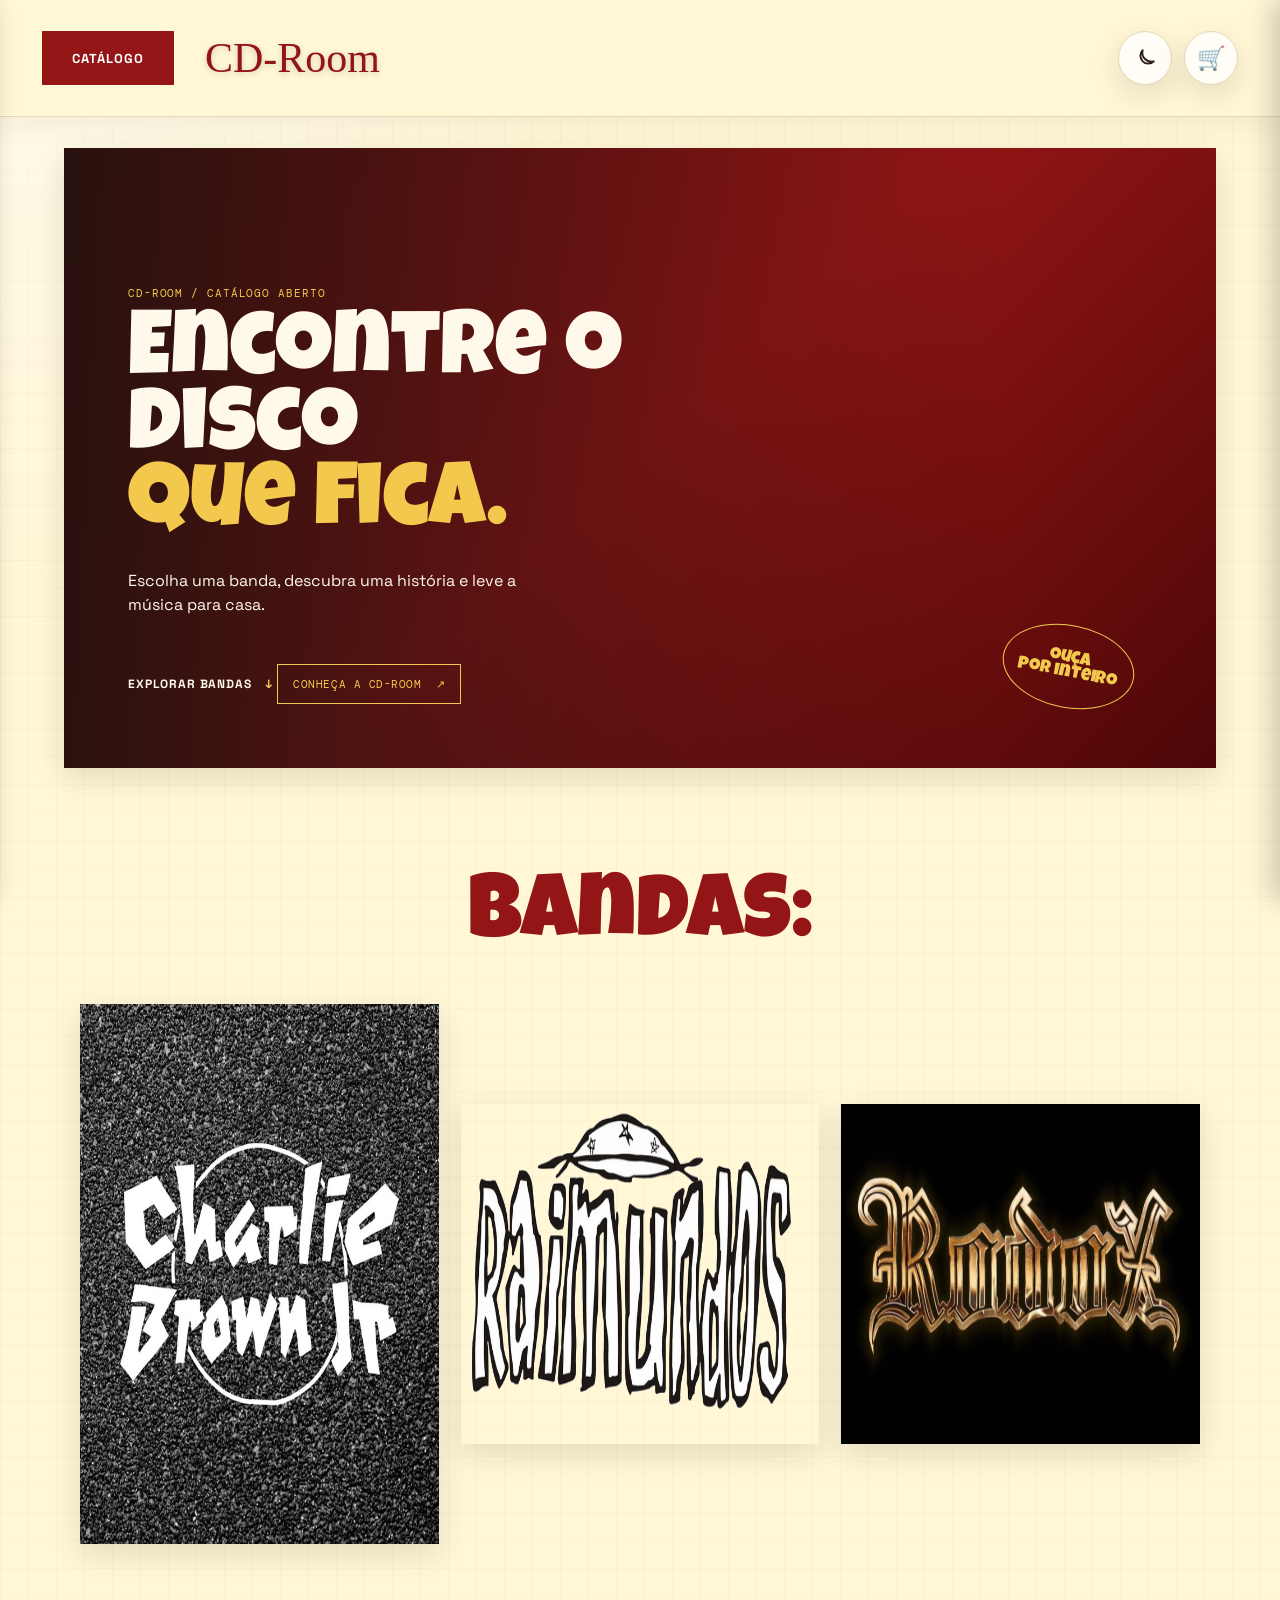
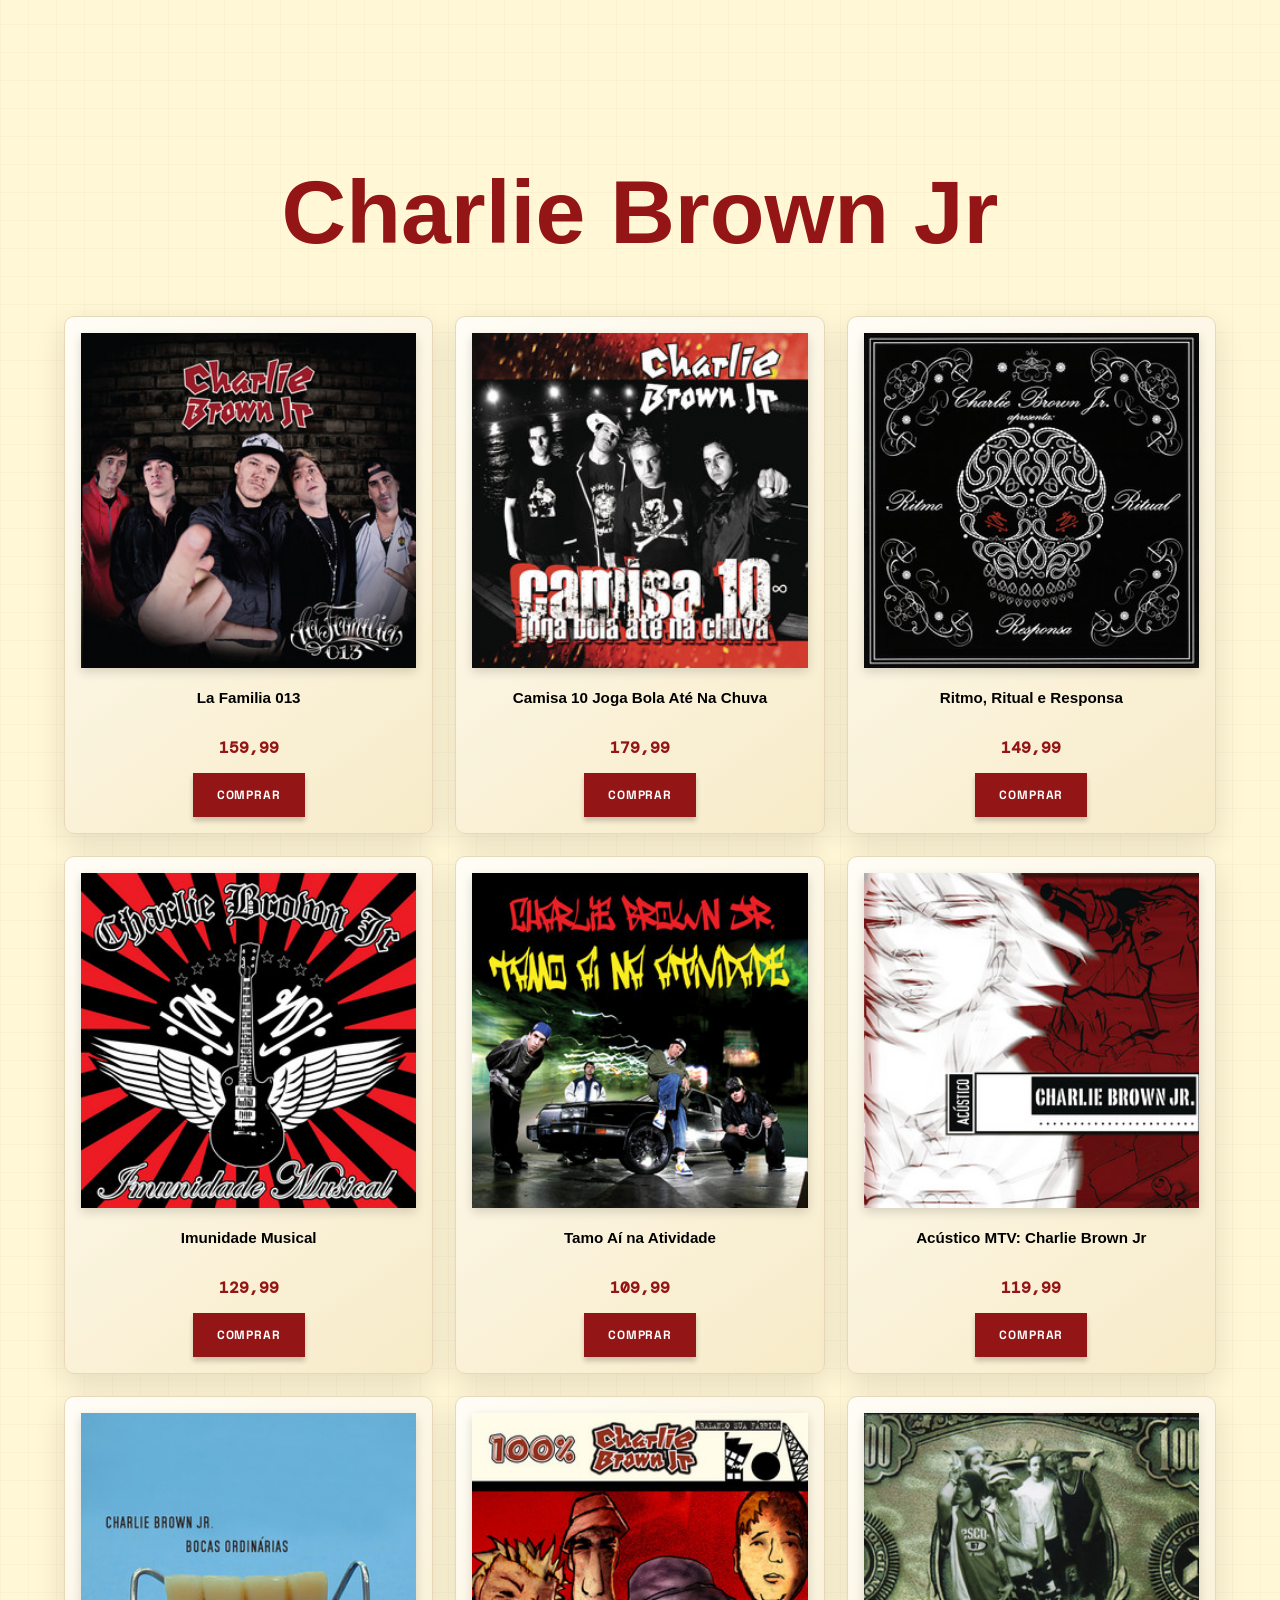
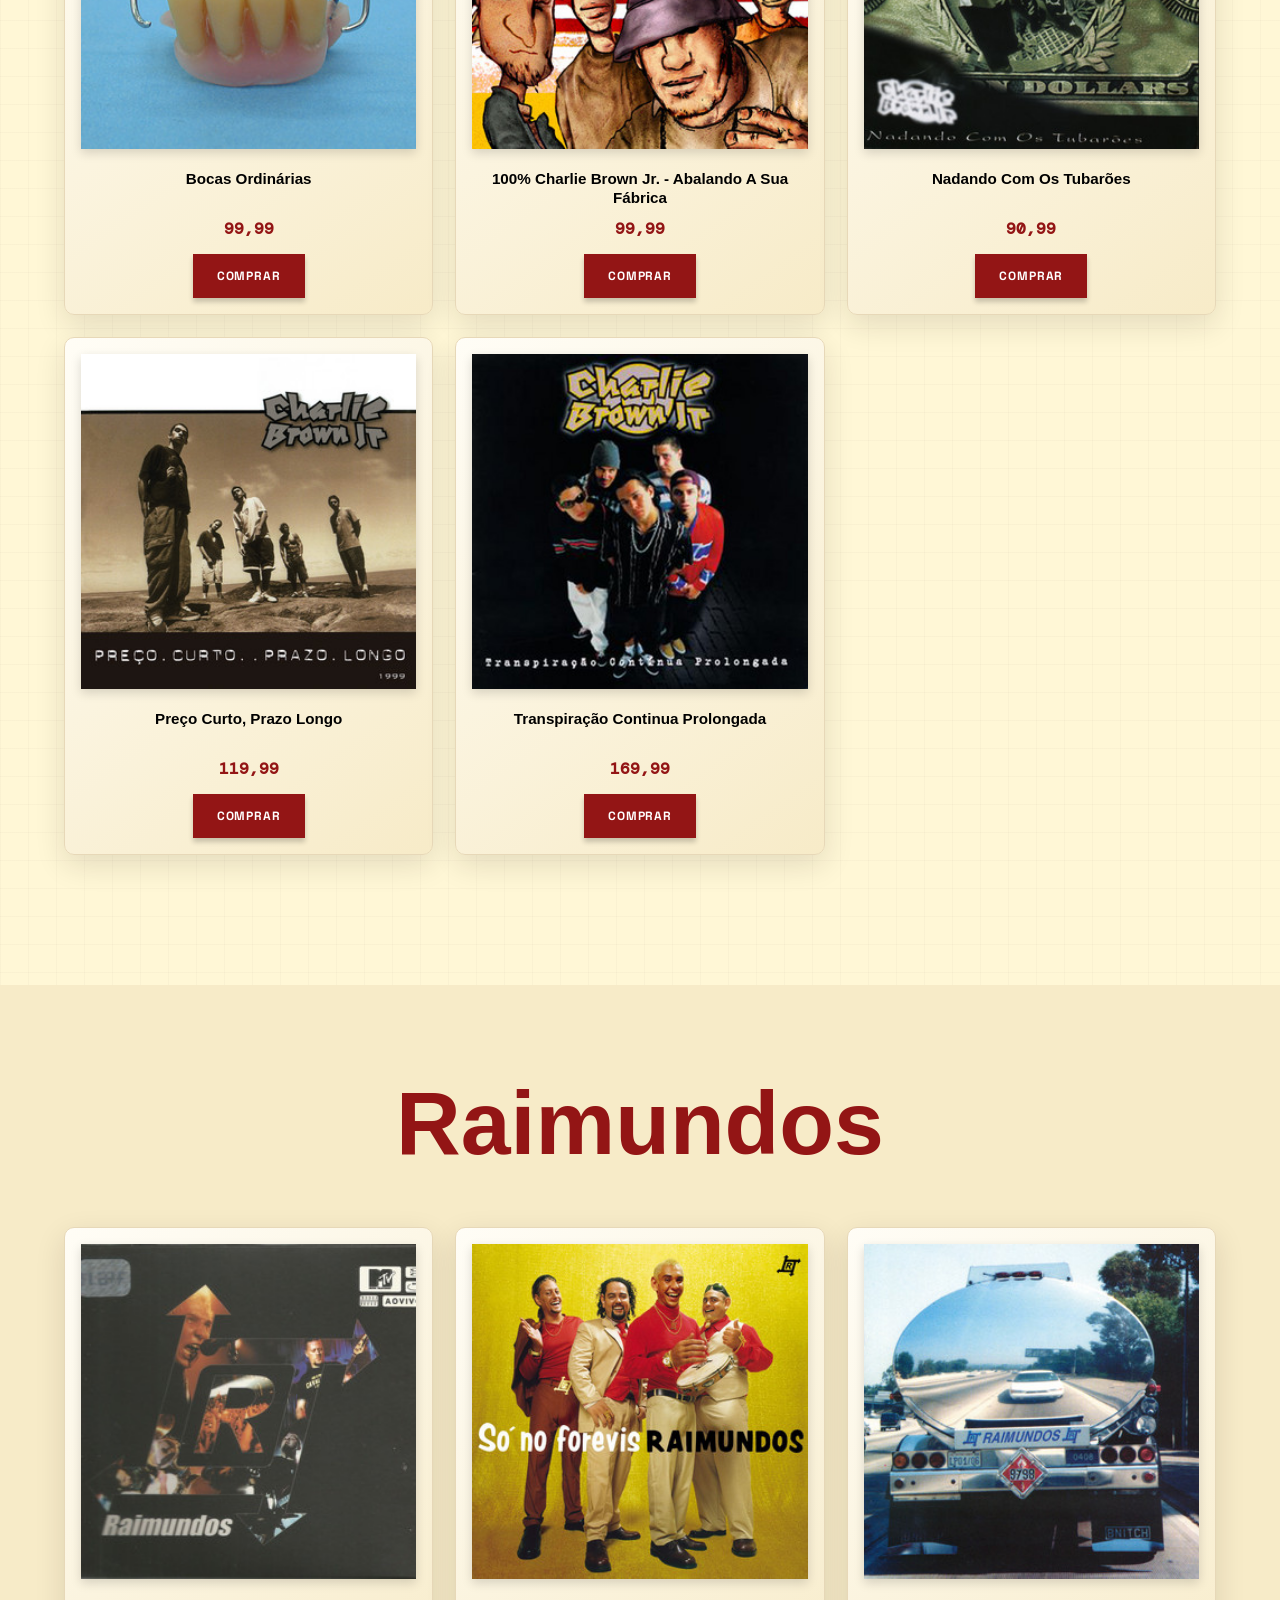
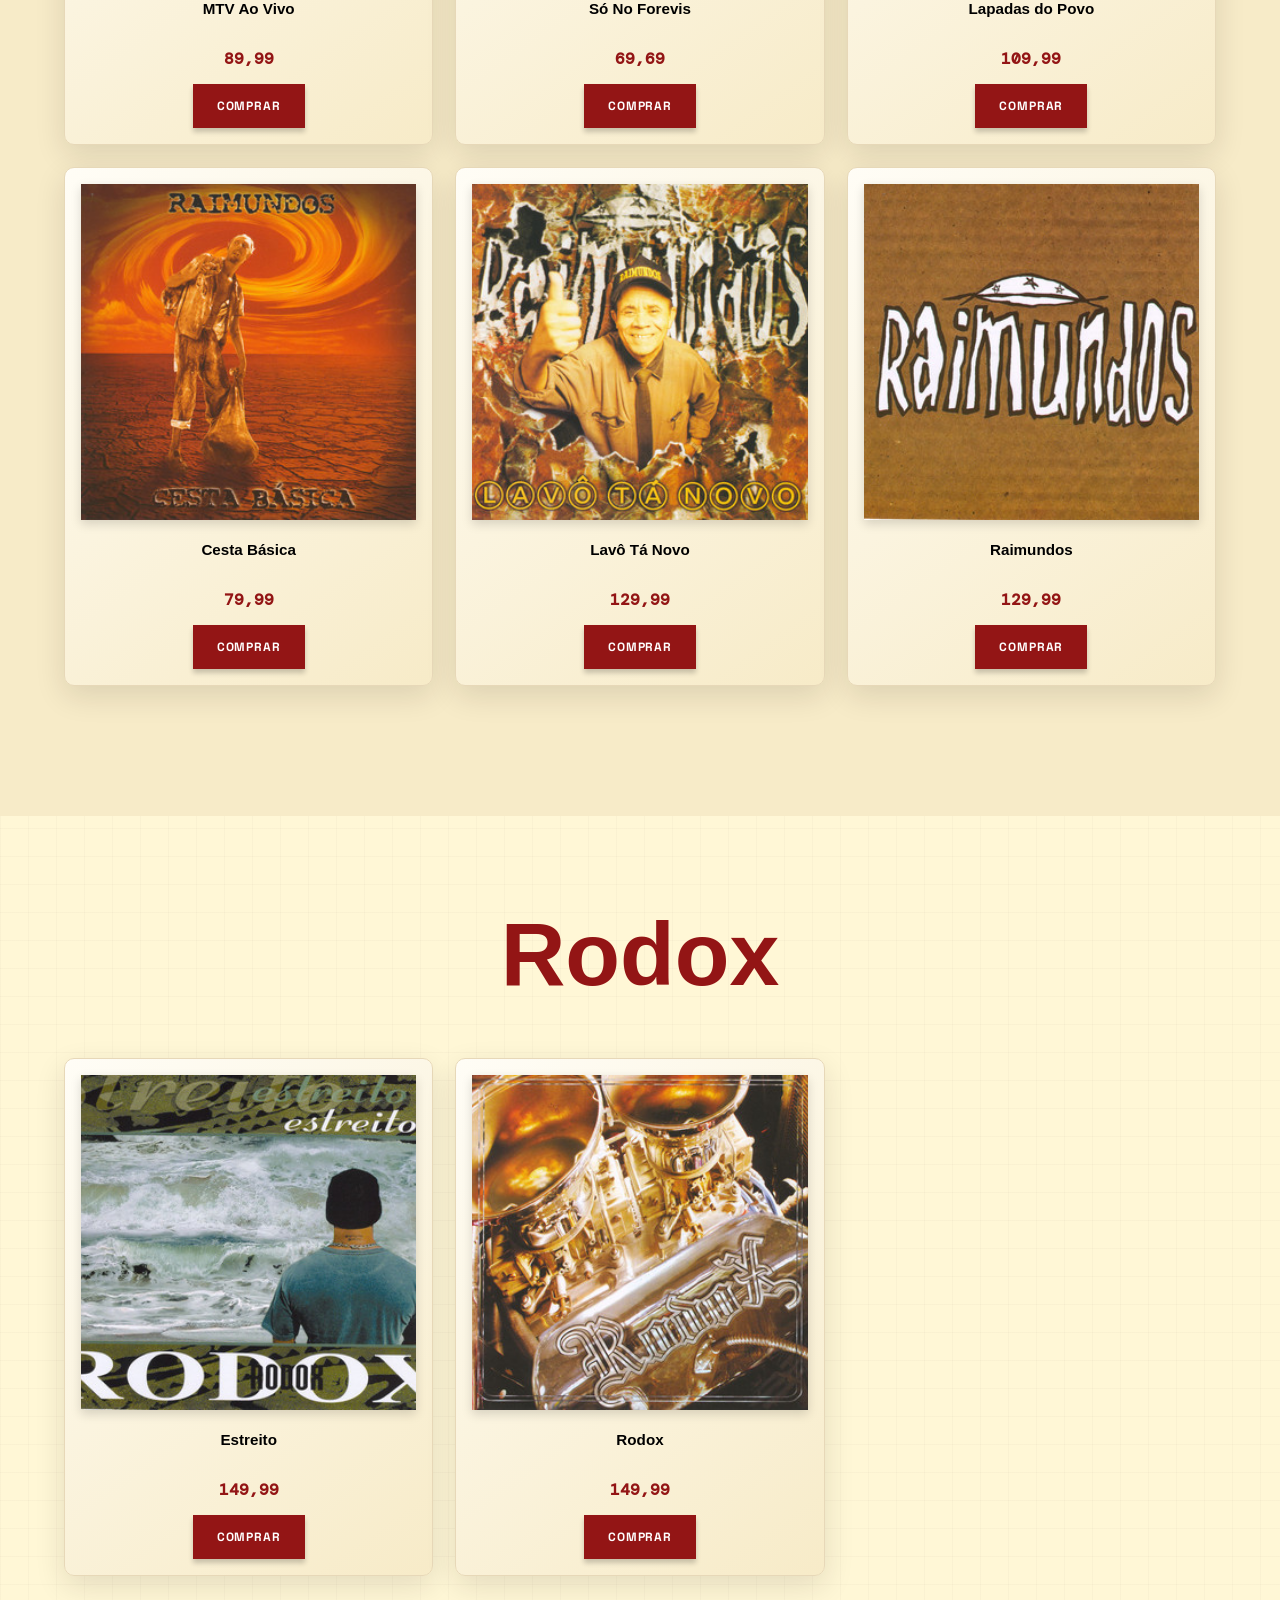
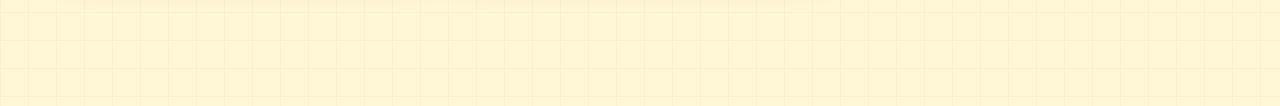
<file: CD-Room/index.html>
<!DOCTYPE html>
<html lang="en">
<head>
    <meta charset="UTF-8">
    <meta name="viewport" content="width=device-width, initial-scale=1.0">
    <title>CD Room</title>
    <link href="https://db.onlinewebfonts.com/c/d6caee2009b000828a42bdf0e386d1f0?family=Elektrix-Bold" rel="stylesheet">
    <link rel="preconnect" href="https://fonts.googleapis.com">
    <link rel="preconnect" href="https://fonts.gstatic.com" crossorigin>
    <link href="https://fonts.googleapis.com/css2?family=Luckiest+Guy&display=swap" rel="stylesheet">
    <link rel="stylesheet" href="style.css">
</head>
<body>
    <header class="menu_principal">
        <span class="CD-Room_title" href="index.html"><a href="index.html" class="CD-Room_title-botao">CD-Room</a></span>
        <div class="catalogo"><a href="#" id="btn-catalogo" class="txtcatalogo">Catálogo</a></div>
        <button type="button" id="btn-tema" class="btn-theme" aria-label="Alternar tema" aria-pressed="false">
            <span class="theme-icon">
                <svg class="icon-moon" viewBox="0 0 24 24" aria-hidden="true">
                    <path d="M20 14.7A8.7 8.7 0 0 1 9.3 4a7.4 7.4 0 1 0 10.7 10.7Z"/>
                </svg>
                <svg class="icon-sun" viewBox="0 0 24 24" aria-hidden="true">
                    <circle cx="12" cy="12" r="4.7"/>
                    <path d="M12 2.5v2.2M12 19.3v2.2M4.5 12H2.3M21.7 12h-2.2M6.7 6.7l-1.6-1.6M18.9 18.9l-1.6-1.6M6.7 17.3l-1.6 1.6M18.9 5.1l-1.6 1.6"/>
                </svg>
            </span>
        </button>
        <button type="button" id="btn-carrinho-principal" class="btn-carrinho-principal">🛒</button>
    </header>

    <div id="menu-lateral" class="sidebar">
        <div class="sidebar-header">
            <h2 class="titulo-menu">Categorias</h2>
            <a href="#" id="btn-fechar" class="btn-fechar">&times;</a>
        </div>

        <div class="sidebar-links">
            <a href="#secao-CBJR" class="link-menu">Charlie Brown Jr.</a>
            <a href="#secao-Raimundos" class="link-menu">Raimundos</a>
            <a href="#secao-Rodox" class="link-menu">Rodox</a>
            <a href="landing.html" class="link-menu">Conheça a CD-Room</a>
        </div>
    </div>

    <aside id="carrinho-menu" class="cart-sidebar">
        <div class="cart-header">
            <h2>Carrinho</h2>
            <a href="#" id="btn-fechar-carrinho" class="btn-fechar">&times;</a>
        </div>

        <div id="carrinho-itens" class="cart-items"></div>

        <div class="cart-footer">
            <div class="cart-total">
                <span>Total</span>
                <strong id="carrinho-total">R$ 0,00</strong>
            </div>
            <button type="button" class="btn-finalizar">Finalizar compra</button>
        </div>
    </aside>

    <div id="overlay" class="overlay"></div>

    <main>
        <div class="espacamento-topo"></div>

        <section id="AD">
            <div class="ADimg">
                <div class="catalog-hero-content">
                    <p class="catalog-eyebrow">CD-Room / catálogo aberto</p>
                    <h1>Encontre o disco<br><em>que fica.</em></h1>
                    <p>Escolha uma banda, descubra uma história e leve a música para casa.</p>
                    <a href="#bandas" class="catalog-hero-link">Explorar bandas <span aria-hidden="true">↓</span></a>
                    <a href="landing.html" class="catalog-landing-button">Conheça a CD-Room <span aria-hidden="true">↗</span></a>
                </div>
                <span class="catalog-hero-stamp">ouça<br>por inteiro</span>
            </div>
        </section>

        <section id="bandas">
            <div class="bandas-titulo">Bandas:</div>
            <div class="bandas-images">
                <a href="#secao-CBJR" aria-label="Ir para Charlie Brown Jr."><img src="IMGs/CBJRlogo.jpeg" alt="Charlie Brown Jr." class="CBJRlogo"></a>
                <a href="#secao-Raimundos" aria-label="Ir para Raimundos"><img src="IMGs/Raimundoslogo.png" alt="Raimundos" class="Raimundoslogo"></a>
                <a href="#secao-Rodox" aria-label="Ir para Rodox"><img src="IMGs/Rodoxlogo.jpg" alt="Rodox" class="Rodoxlogo"></a>
            </div>
        </section>

        <section id="secao-CBJR" class="secao-banda">
            <h2 class="titulo-banda-vitrine">Charlie Brown Jr</h2>

            <div class="vitrine-cds">
                <div class="card-cd">
                    <img src="IMGs/lafamila013.jpeg" alt="La Familia 013" class="capa-cd">
                    <h3 class="nome-cd">La Familia 013</h3>
                    <span class="preco-cd">159,99</span>
                    <a href="#" class="btn-comprar">COMPRAR</a>
                </div>

                <div class="card-cd">
                    <img src="IMGs/camisa10jogabolaatenachuva.jpeg" alt="Camisa 10 Joga Bola Até Na Chuva" class="capa-cd">
                    <h3 class="nome-cd">Camisa 10 Joga Bola Até Na Chuva</h3>
                    <span class="preco-cd">179,99</span>
                    <a href="#" class="btn-comprar">COMPRAR</a>
                </div>

                <div class="card-cd">
                    <img src="IMGs/ritmoritualeresponsa.jpeg" alt="Ritmo, Ritual e Responsa" class="capa-cd">
                    <h3 class="nome-cd">Ritmo, Ritual e Responsa</h3>
                    <span class="preco-cd">149,99</span>
                    <a href="#" class="btn-comprar">COMPRAR</a>
                </div>

                <div class="card-cd">
                    <img src="IMGs/imunidademusical.jpeg" alt="Imunidade Musical" class="capa-cd">
                    <h3 class="nome-cd">Imunidade Musical</h3>
                    <span class="preco-cd">129,99</span>
                    <a href="#" class="btn-comprar">COMPRAR</a>
                </div>

                <div class="card-cd">
                    <img src="IMGs/tamoainaatividade.jpeg" alt="Tamo Aí na Atividade" class="capa-cd">
                    <h3 class="nome-cd">Tamo Aí na Atividade</h3>
                    <span class="preco-cd">109,99</span>
                    <a href="#" class="btn-comprar">COMPRAR</a>
                </div>

                <div class="card-cd">
                    <img src="IMGs/acusticomtvcbjr.jpeg" alt="Acústico MTV: Charlie Brown Jr" class="capa-cd">
                    <h3 class="nome-cd">Acústico MTV: Charlie Brown Jr</h3>
                    <span class="preco-cd">119,99</span>
                    <a href="#" class="btn-comprar">COMPRAR</a>
                </div>

                <div class="card-cd">
                    <img src="IMGs/bocasordinarias.jpeg" alt="Bocas Ordinárias" class="capa-cd">
                    <h3 class="nome-cd">Bocas Ordinárias</h3>
                    <span class="preco-cd">99,99</span>
                    <a href="#" class="btn-comprar">COMPRAR</a>
                </div>

                <div class="card-cd">
                    <img src="IMGs/100charliebrownjrabalandoasuafabrica.jpeg" alt="100% Charlie Brown Jr: Abalando a Sua Fábrica" class="capa-cd">
                    <h3 class="nome-cd">100% Charlie Brown Jr. - Abalando A Sua Fábrica</h3>
                    <span class="preco-cd">99,99</span>
                    <a href="#" class="btn-comprar">COMPRAR</a>
                </div>

                <div class="card-cd">
                    <img src="IMGs/nadandocomostubaroes.jpeg" alt="Nadando Com Os Tubarões" class="capa-cd">
                    <h3 class="nome-cd">Nadando Com Os Tubarões</h3>
                    <span class="preco-cd">90,99</span>
                    <a href="#" class="btn-comprar">COMPRAR</a>
                </div>

                <div class="card-cd">
                    <img src="IMGs/precocurtoprazolongo.jpeg" alt="Preço Curto, Prazo Longo" class="capa-cd">
                    <h3 class="nome-cd">Preço Curto, Prazo Longo</h3>
                    <span class="preco-cd">119,99</span>
                    <a href="#" class="btn-comprar">COMPRAR</a>
                </div>

                <div class="card-cd">
                    <img src="IMGs/transpiracaocontinuaprolongada.jpeg" alt="Transpiração Continua Prolongada" class="capa-cd">
                    <h3 class="nome-cd">Transpiração Continua Prolongada</h3>
                    <span class="preco-cd">169,99</span>
                    <a href="#" class="btn-comprar">COMPRAR</a>
                </div>
            </div>
        </section>

        <section id="secao-Raimundos" class="secao-banda">
            <h2 class="titulo-banda-vitrine">Raimundos</h2>
            <div class="vitrine-cds">
                <div class="card-cd">
                    <img src="IMGs/mtvaovivo.jpeg" alt="MTV Ao Vivo" class="capa-cd">
                    <h3 class="nome-cd">MTV Ao Vivo</h3>
                    <span class="preco-cd">89,99</span>
                    <a href="#" class="btn-comprar">COMPRAR</a>
                </div>

                <div class="card-cd">
                    <img src="IMGs/sonoforevis.jpeg" alt="Só No Forevis" class="capa-cd">
                    <h3 class="nome-cd">Só No Forevis</h3>
                    <span class="preco-cd">69,69</span>
                    <a href="#" class="btn-comprar">COMPRAR</a>
                </div>

                <div class="card-cd">
                    <img src="IMGs/lapadasdopovo.jpeg" alt="Lapadas do Povo" class="capa-cd">
                    <h3 class="nome-cd">Lapadas do Povo</h3>
                    <span class="preco-cd">109,99</span>
                    <a href="#" class="btn-comprar">COMPRAR</a>
                </div>

                <div class="card-cd">
                    <img src="IMGs/cestabasica.jpeg" alt="Cesta Básica" class="capa-cd">
                    <h3 class="nome-cd">Cesta Básica</h3>
                    <span class="preco-cd">79,99</span>
                    <a href="#" class="btn-comprar">COMPRAR</a>
                </div>

                <div class="card-cd">
                    <img src="IMGs/lavotanovo.jpeg" alt="Lavô Tá Novo" class="capa-cd">
                    <h3 class="nome-cd">Lavô Tá Novo</h3>
                    <span class="preco-cd">129,99</span>
                    <a href="#" class="btn-comprar">COMPRAR</a>
                </div>

                <div class="card-cd">
                    <img src="IMGs/raimundos.jpeg" alt="Raimundos" class="capa-cd">
                    <h3 class="nome-cd">Raimundos</h3>
                    <span class="preco-cd">129,99</span>
                    <a href="#" class="btn-comprar">COMPRAR</a>
                </div>
            </div>
        </section>

        <section id="secao-Rodox" class="secao-banda">
            <h2 class="titulo-banda-vitrine">Rodox</h2>
            <div class="vitrine-cds">
                <div class="card-cd">
                    <img src="IMGs/estreito.jpeg" alt="Estreito" class="capa-cd">
                    <h3 class="nome-cd">Estreito</h3>
                    <span class="preco-cd">149,99</span>
                    <a href="#" class="btn-comprar">COMPRAR</a>
                </div>

                <div class="card-cd">
                    <img src="IMGs/rodox.jpeg" alt="Rodox" class="capa-cd">
                    <h3 class="nome-cd">Rodox</h3>
                    <span class="preco-cd">149,99</span>
                    <a href="#" class="btn-comprar">COMPRAR</a>
                </div>
            </div>
        </section>
    </main>

    <script src="script.js"></script>
</body>
</html>
</file>
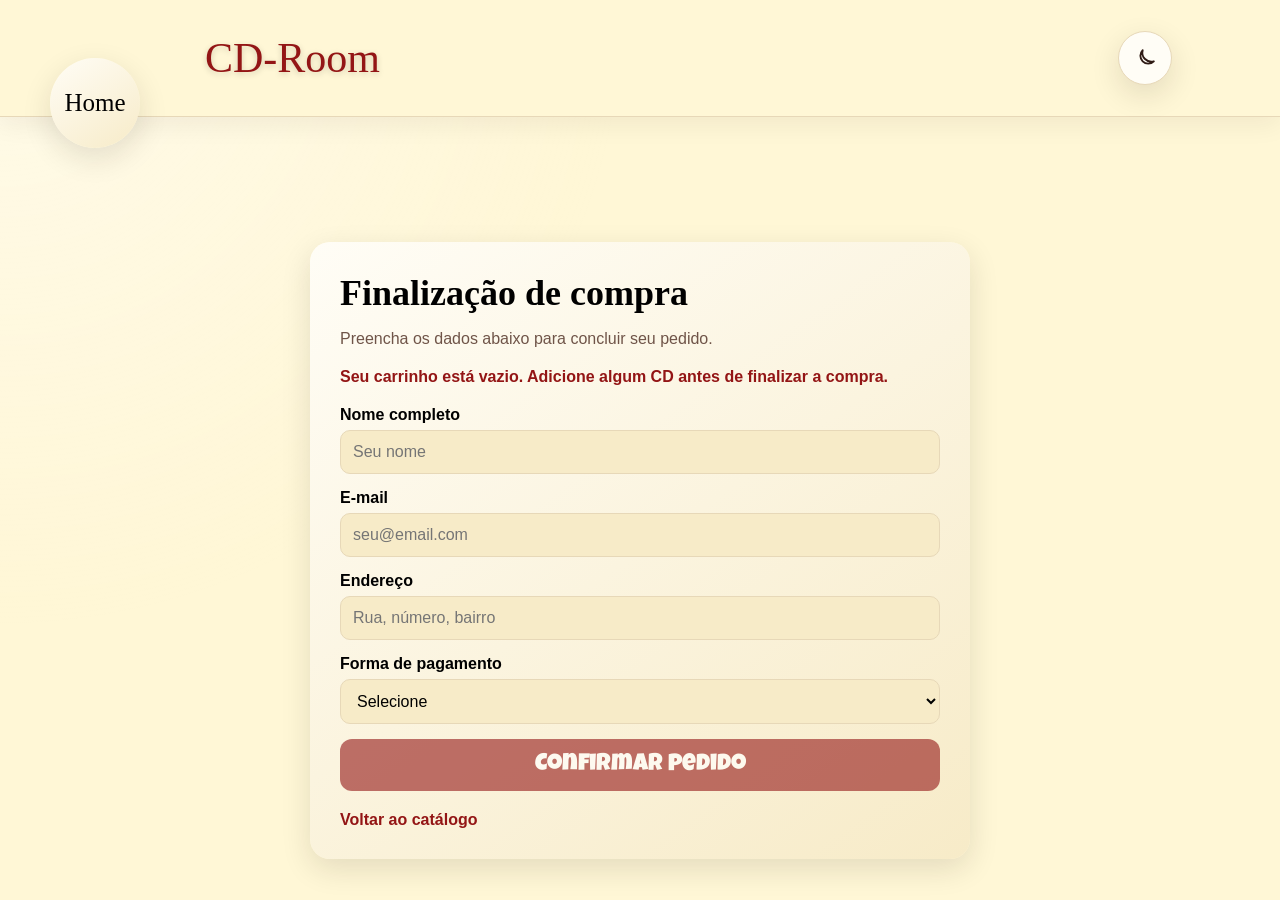
<file: CD-Room/finalizacao.html>
<!DOCTYPE html>
<html lang="pt-BR">
<head>
    <meta charset="UTF-8">
    <meta name="viewport" content="width=device-width, initial-scale=1.0">
    <title>CD Room Finalização de Compra</title>
    <link href="https://db.onlinewebfonts.com/c/d6caee2009b000828a42bdf0e386d1f0?family=Elektrix-Bold" rel="stylesheet">
    <link rel="preconnect" href="https://fonts.googleapis.com">
    <link rel="preconnect" href="https://fonts.gstatic.com" crossorigin>
    <link href="https://fonts.googleapis.com/css2?family=Luckiest+Guy&display=swap" rel="stylesheet">
    <link rel="stylesheet" href="style.css">
</head>
<body class="checkout-page">
    <header class="menu_principal">
        <span class="CD-Room_title"><a href="index.html" class="CD-Room_title-botao">CD-Room</a></span>
        <a href="index.html" class="btn-home" aria-label="Ir para a página inicial">Home</a>
        <button type="button" id="btn-tema" class="btn-theme" aria-label="Alternar tema" aria-pressed="false">
            <span class="theme-icon">
                <svg class="icon-moon" viewBox="0 0 24 24" aria-hidden="true">
                    <path d="M20 14.7A8.7 8.7 0 0 1 9.3 4a7.4 7.4 0 1 0 10.7 10.7Z"/>
                </svg>
                <svg class="icon-sun" viewBox="0 0 24 24" aria-hidden="true">
                    <circle cx="12" cy="12" r="4.7"/>
                    <path d="M12 2.5v2.2M12 19.3v2.2M4.5 12H2.3M21.7 12h-2.2M6.7 6.7l-1.6-1.6M18.9 18.9l-1.6-1.6M6.7 17.3l-1.6 1.6M18.9 5.1l-1.6 1.6"/>
                </svg>
            </span>
        </button>
    </header>

    <main class="checkout-main">
        <section class="checkout-card">
            <h1>Finalização de compra</h1>
            <p>Preencha os dados abaixo para concluir seu pedido.</p>

            <form class="checkout-form">
                <label>
                    Nome completo
                    <input type="text" placeholder="Seu nome" required>
                </label>

                <label>
                    E-mail
                    <input type="email" placeholder="seu@email.com" required>
                </label>

                <label>
                    Endereço
                    <input type="text" placeholder="Rua, número, bairro" required>
                </label>

                <label>
                    Forma de pagamento
                    <select required>
                        <option value="">Selecione</option>
                        <option>Cartão de crédito</option>
                        <option>Boleto</option>
                        <option>Pix</option>
                    </select>
                </label>

                <button type="submit" class="btn-finalizar">Confirmar pedido</button>
            </form>

            <a href="index.html" class="checkout-link">Voltar ao catálogo</a>
        </section>
    </main>

    <script src="script.js"></script>
</body>
</html>
</file>
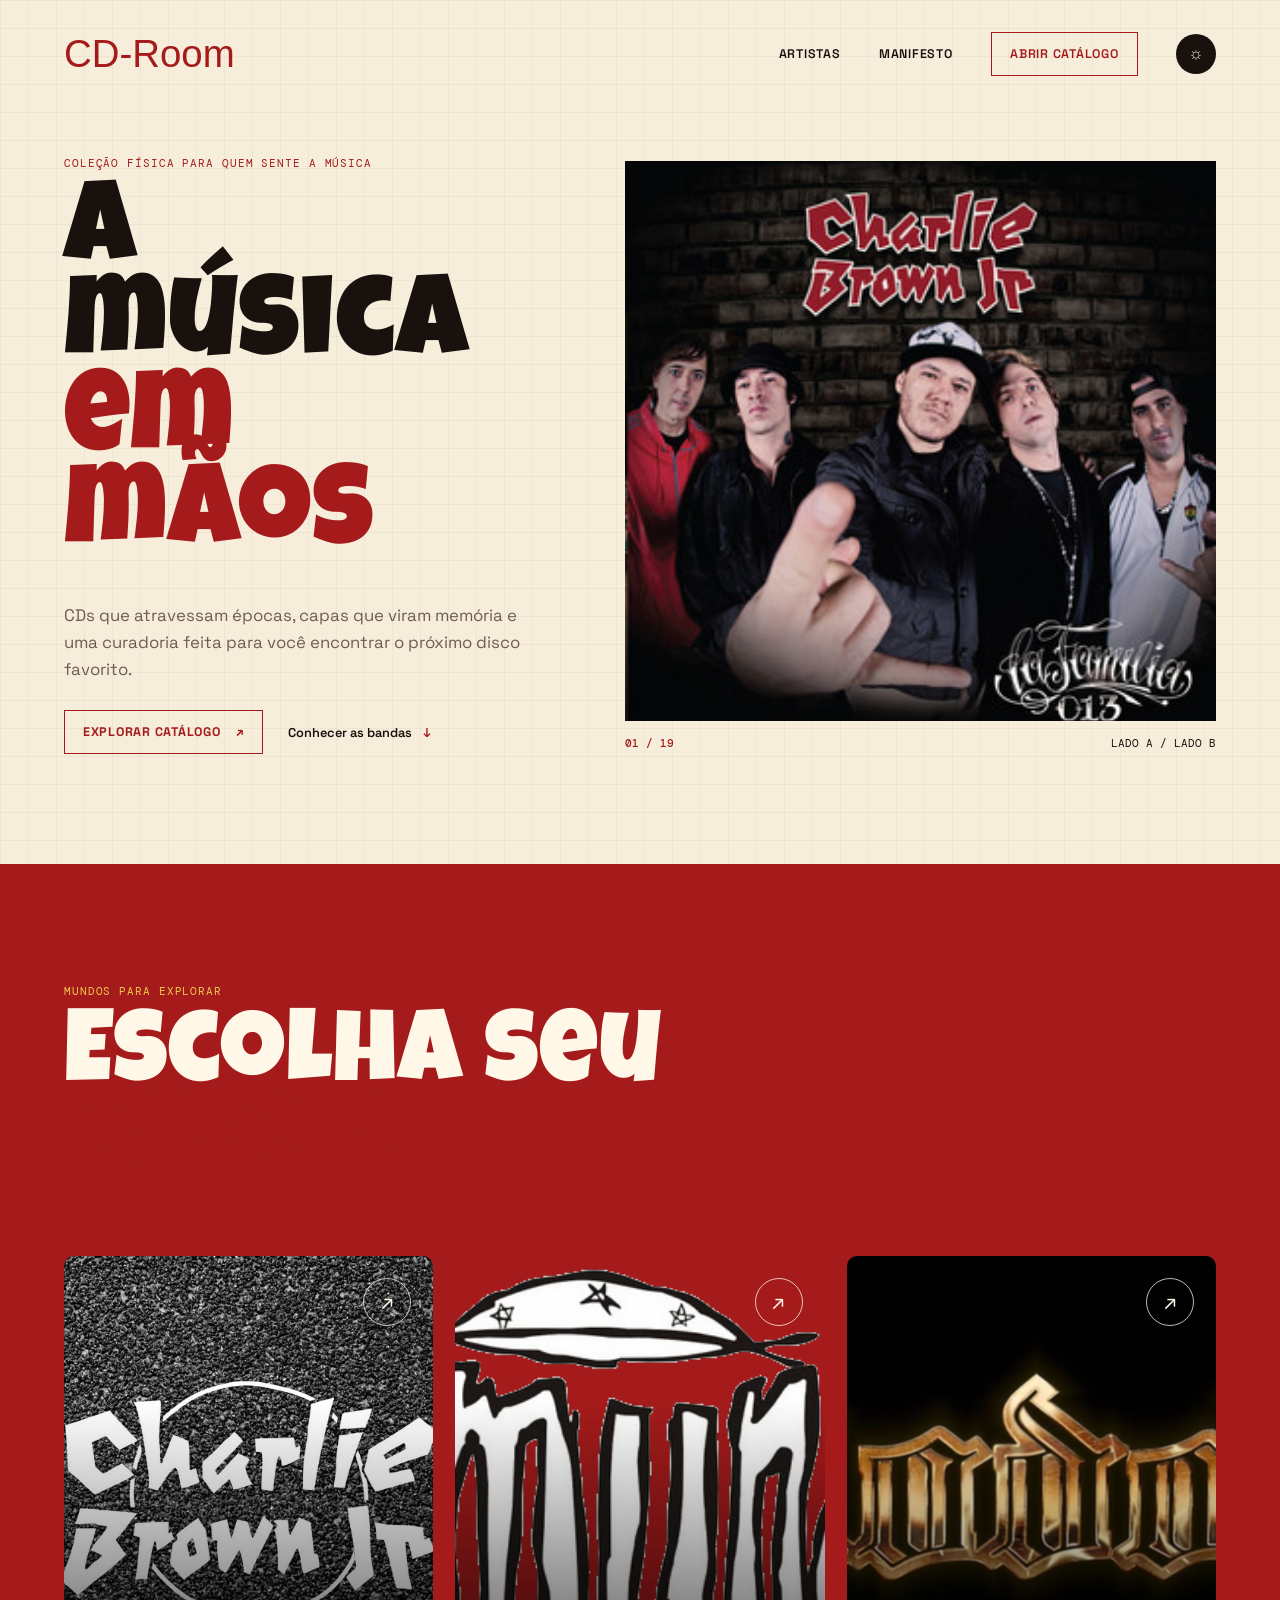
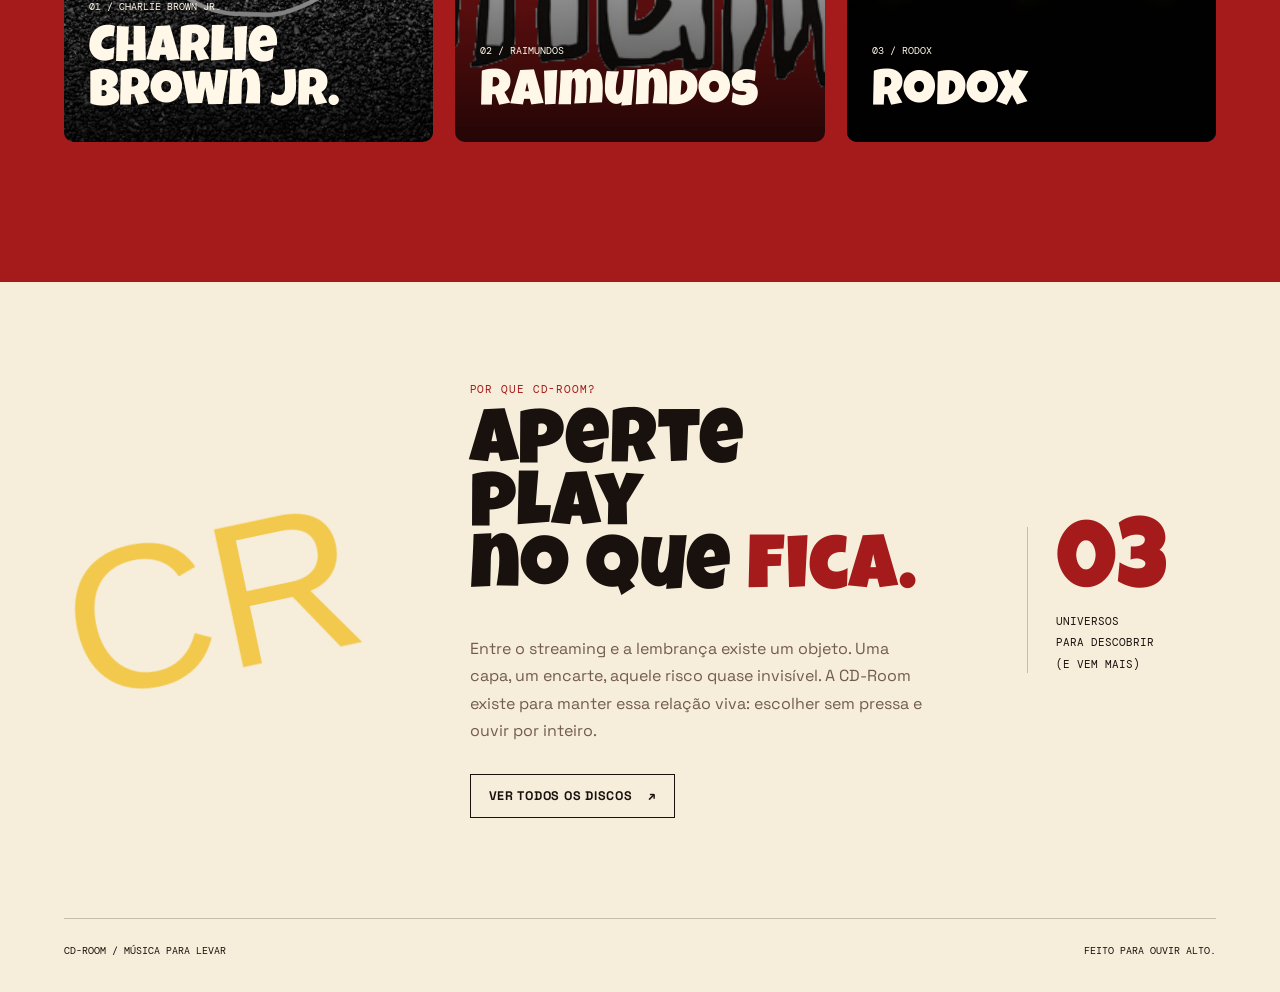
<file: CD-Room/landing.html>
<!DOCTYPE html>
<html lang="pt-BR">
<head>
    <meta charset="UTF-8">
    <meta name="viewport" content="width=device-width, initial-scale=1.0">
    <meta name="description" content="CD-Room: uma curadoria de CDs para ouvir, colecionar e redescobrir.">
    <title>CD-Room | Música para levar</title>
    <link href="https://db.onlinewebfonts.com/c/d6caee2009b000828a42bdf0e386d1f0?family=Elektrix-Bold" rel="stylesheet">
    <link rel="preconnect" href="https://fonts.googleapis.com">
    <link rel="preconnect" href="https://fonts.gstatic.com" crossorigin>
    <link href="https://fonts.googleapis.com/css2?family=Luckiest+Guy&display=swap" rel="stylesheet">
    <link rel="stylesheet" href="landing.css">
</head>
<body>
    <header class="landing-header">
        <a href="landing.html" class="brand" aria-label="CD-Room início">CD-Room</a>
        <nav class="landing-nav" aria-label="Navegação principal">
            <a href="#artistas">Artistas</a>
            <a href="#manifesto">Manifesto</a>
            <a href="index.html" class="nav-catalog">Abrir catálogo</a>
            <button type="button" id="btn-tema" class="theme-button" aria-label="Alternar tema" aria-pressed="false">
                <span class="theme-sun" aria-hidden="true">☼</span>
                <span class="theme-moon" aria-hidden="true">◐</span>
            </button>
        </nav>
    </header>

    <main>
        <section class="hero" aria-labelledby="hero-title">
            <div class="hero-copy reveal">
                <p class="eyebrow">Coleção física para quem sente a música</p>
                <h1 id="hero-title">A música<br><em>em mãos</em></h1>
                <p class="hero-intro">CDs que atravessam épocas, capas que viram memória e uma curadoria feita para você encontrar o próximo disco favorito.</p>
                <div class="hero-actions">
                    <a href="index.html" class="primary-button">Explorar catálogo <span aria-hidden="true">↗</span></a>
                    <a href="#artistas" class="text-link">Conhecer as bandas <span aria-hidden="true">↓</span></a>
                </div>
            </div>
            <div class="hero-art reveal reveal-delay" role="button" tabindex="0" aria-label="Avançar capa do carrossel">
                <img id="hero-cover" src="IMGs/lafamila013.jpeg" alt="Capa do CD La Familia 013">
                <div class="hero-caption"><span id="hero-cover-number">01 / 19</span><span>lado A / lado B</span></div>
            </div>
            
        </section>

        <section id="artistas" class="artists-section" aria-labelledby="artists-title">
            <div class="section-heading reveal">
                <p class="eyebrow">Mundos para explorar</p>
                <h2 id="artists-title">Escolha seu<br><em>lado A.</em></h2>
            </div>
            <div class="artist-grid">
                <a class="artist-card artist-cbjr reveal" href="index.html#secao-CBJR">
                    <img src="IMGs/CBJRlogo.jpeg" alt="Charlie Brown Jr.">
                    <span class="artist-meta">01 / Charlie Brown Jr.</span>
                    <strong>Charlie Brown Jr.</strong>
                    <span class="card-arrow" aria-hidden="true">↗</span>
                </a>
                <a class="artist-card artist-raimundos reveal reveal-delay" href="index.html#secao-Raimundos">
                    <img src="IMGs/Raimundoslogo.png" alt="Raimundos">
                    <span class="artist-meta">02 / Raimundos</span>
                    <strong>Raimundos</strong>
                    <span class="card-arrow" aria-hidden="true">↗</span>
                </a>
                <a class="artist-card artist-rodox reveal reveal-delay-2" href="index.html#secao-Rodox">
                    <img src="IMGs/Rodoxlogo.jpg" alt="Rodox">
                    <span class="artist-meta">03 / Rodox</span>
                    <strong>Rodox</strong>
                    <span class="card-arrow" aria-hidden="true">↗</span>
                </a>
            </div>
        </section>

        <section id="manifesto" class="manifesto-section" aria-labelledby="manifesto-title">
            <div class="manifesto-mark" aria-hidden="true">CR</div>
            <div class="manifesto-copy reveal">
                <p class="eyebrow">Por que CD-Room?</p>
                <h2 id="manifesto-title">Aperte play<br>no que <em>fica.</em></h2>
                <p>Entre o streaming e a lembrança existe um objeto. Uma capa, um encarte, aquele risco quase invisível. A CD-Room existe para manter essa relação viva: escolher sem pressa e ouvir por inteiro.</p>
                <a href="index.html" class="outline-button">Ver todos os discos <span aria-hidden="true">↗</span></a>
            </div>
            <div class="manifesto-stat reveal reveal-delay">
                <strong>03</strong>
                <span>universos<br>para descobrir<br>(e vem mais)</span>
            </div>
        </section>
    </main>

    <footer class="landing-footer">
        <span>CD-Room / Música para levar</span>
        <span>Feito para ouvir alto.</span>
    </footer>

    <script src="landing.js"></script>
</body>
</html>
</file>
<file: CD-Room/style.css>
@import url('https://fonts.googleapis.com/css2?family=DM+Mono:wght@400;500&family=Space+Grotesk:wght@400;500;600;700&display=swap');

:root{
    --fundo-principal: #fff7d6;
    --menu-principal: #931515;
    --txt-sidebar: #e73636;
    --blackground: #000000;
    --white-text: #ffffff;
    --surface: #fffdf6;
    --surface-alt: #f7ebc8;
    --text-color: #000000;
    --muted-color: #6f5448;
    --border-color: #e7d8b8;
    --icon-color: #2f1b15;
    --shadow-soft: 0 10px 30px rgba(36, 21, 15, 0.12);
}

body{
    background-color: var(--fundo-principal);
    color: var(--text-color);
    margin: 0;
    padding: 0;
    transition: background-color 0.35s ease, color 0.35s ease;
    min-height: 100vh;
}

body::before {
    content: "";
    position: fixed;
    inset: 0;
    background: radial-gradient(circle at top left, rgba(255,255,255,0.48), transparent 40%);
    pointer-events: none;
    z-index: -1;
}

body.dark {
    --fundo-principal: #121212;
    --menu-principal: #7a1111;
    --txt-sidebar: #ff6666;
    --blackground: #ffffff;
    --white-text: #f5f5f5;
    --surface: #1f1f1f;
    --surface-alt: #2a2a2a;
    --text-color: #f5f5f5;
    --muted-color: #d0d0d0;
    --border-color: #3d3d3d;
    --icon-color: #f5f5f5;
    --shadow-soft: 0 12px 30px rgba(0, 0, 0, 0.35);
}

.menu_principal{
    position: fixed;
    width: 100%;
    height: 200px;
    background: linear-gradient(135deg, var(--menu-principal), #b11d1d);
    top: 0;
    left: 0;
    z-index: 10;
    box-shadow: 0 8px 24px rgba(0,0,0,0.18);
}

.CD-Room_title{
    display: flex;
    justify-content: center;
    align-items: center;
    text-align: center;
    font-family: "Elektrix-Bold";
    font-size: 100px;
    height: 200px;
    text-decoration: none;
}

.CD-Room_title-botao{
    text-decoration: none;
    color: var(--text-color);
    text-shadow: 0 2px 6px rgba(0,0,0,0.18);
}

.catalogo{
    position: absolute;
    background: linear-gradient(145deg, var(--surface), var(--surface-alt));
    top: 58px;
    left: 50px;
    height: 90px;
    width: 90px;
    background-repeat: no-repeat;
    border-radius: 45px;
    box-shadow: var(--shadow-soft);
}

.btn-home{
    position: absolute;
    top: 58px;
    left: 50px;
    height: 90px;
    width: 90px;
    border-radius: 45px;
    background: linear-gradient(145deg, var(--surface), var(--surface-alt));
    color: var(--text-color);
    font-family: "Elektrix-Bold";
    font-size: 25px;
    text-decoration: none;
    display: flex;
    align-items: center;
    justify-content: center;
    box-shadow: var(--shadow-soft);
    transition: transform 0.25s ease, box-shadow 0.25s ease;
}

.btn-home:hover{
    transform: translateY(-3px) scale(1.03);
    box-shadow: 0 12px 22px rgba(0,0,0,0.16);
}

.btn-theme,
.btn-carrinho-principal{
    position: absolute;
    top: 58px;
    height: 90px;
    width: 90px;
    border: none;
    border-radius: 45px;
    background: linear-gradient(145deg, var(--surface), var(--surface-alt));
    color: var(--icon-color);
    font-size: 36px;
    cursor: pointer;
    display: flex;
    align-items: center;
    justify-content: center;
    transition: transform 0.25s ease, box-shadow 0.25s ease, background-color 0.3s ease;
    box-shadow: var(--shadow-soft);
}

.btn-theme:hover,
.btn-carrinho-principal:hover {
    transform: translateY(-3px) scale(1.03);
    box-shadow: 0 12px 22px rgba(0,0,0,0.16);
}

.btn-theme.theme-switching {
    animation: themePulse 0.35s ease;
}

.btn-theme{
    right: 160px;
}

.btn-carrinho-principal{
    right: 50px;
}

.theme-icon {
    width: 34px;
    height: 34px;
    display: inline-flex;
    align-items: center;
    justify-content: center;
    position: relative;
}

.theme-icon svg {
    width: 34px;
    height: 34px;
    fill: none;
    stroke: var(--icon-color);
    stroke-width: 1.8;
    stroke-linecap: round;
    stroke-linejoin: round;
    position: absolute;
    transition: transform 0.35s ease, opacity 0.35s ease;
    transform-origin: center;
}

.theme-icon .icon-moon {
    opacity: 1;
    transform: scale(1) rotate(0deg);
}

.theme-icon .icon-sun {
    opacity: 0;
    transform: scale(0.6) rotate(-45deg);
}

body.dark .theme-icon .icon-moon {
    opacity: 0;
    transform: scale(0.6) rotate(45deg);
}

body.dark .theme-icon .icon-sun {
    opacity: 1;
    transform: scale(1) rotate(0deg);
}

@keyframes themePulse {
    0% { transform: scale(1); }
    50% { transform: scale(1.12) rotate(8deg); }
    100% { transform: scale(1); }
}

.txtcatalogo{
    text-decoration: none;
    color: var(--text-color);
    font-family: "Elektrix-Bold";
    font-size: 25px;
    display: flex;
    justify-content: center;
    align-items: center;
    text-align: center;
    padding-top: 30px;
    padding-bottom: 30px;
}

html {
    scroll-behavior: smooth;
}

.sidebar {
    height: 100%;
    width: 350px;
    position: fixed;
    top: 0;
    left: -350px;
    background: linear-gradient(180deg, var(--surface), var(--surface-alt));
    overflow-x: hidden;
    z-index: 1000;
    transition: 0.3s;
    box-shadow: -8px 0 25px rgba(0, 0, 0, 0.2);
    display: flex;
    flex-direction: column;
}

.sidebar-header {
    display: flex;
    justify-content: space-between;
    align-items: center;
    padding: 20px 25px;
    background-color: var(--menu-principal);
    color: var(--white-text);
}

.titulo-menu {
    margin: 0;
    font-family: "Elektrix-Bold";
    font-size: 32px;
    color: var(--white-text);
}

.sidebar-links {
    display: flex;
    flex-direction: column;
    gap: 10px;
    padding: 20px 20px 25px;
}

.sidebar a.link-menu {
    padding: 15px 20px;
    text-decoration: none;
    font-size: 24px;
    font-family: "Elektrix-Bold";
    color: var(--text-color);
    display: block;
    transition: 0.2s;
    border-radius: 12px;
}

.sidebar a.link-menu:hover {
    background-color: var(--menu-principal);
    color: var(--white-text);
    transform: translateX(6px);
}

.sidebar .btn-fechar {
    font-size: 40px;
    text-decoration: none;
    color: var(--white-text);
}

.sidebar.aberto {
    left: 0;
}

.cart-sidebar {
    position: fixed;
    top: 0;
    right: -420px;
    width: 420px;
    max-width: 100%;
    height: 100%;
    background: linear-gradient(180deg, var(--surface), var(--surface-alt));
    box-shadow: -8px 0 25px rgba(0, 0, 0, 0.2);
    z-index: 1000;
    transition: 0.3s;
    display: flex;
    flex-direction: column;
}

.cart-sidebar.aberto {
    right: 0;
}

.cart-header {
    display: flex;
    justify-content: space-between;
    align-items: center;
    padding: 20px 25px;
    background-color: var(--menu-principal);
    color: var(--white-text);
}

.cart-header h2 {
    margin: 0;
    font-family: "Elektrix-Bold";
    font-size: 32px;
}

.cart-header .btn-fechar {
    color: var(--white-text);
    font-size: 40px;
    text-decoration: none;
}

.cart-items {
    flex: 1;
    padding: 20px 25px;
    overflow-y: auto;
}

.cart-item {
    display: flex;
    align-items: center;
    gap: 12px;
    padding: 12px 0;
    border-bottom: 1px solid var(--border-color);
}

.cart-item-img {
    width: 60px;
    height: 60px;
    object-fit: cover;
    border-radius: 10px;
}

.cart-item-info {
    flex: 1;
}

.cart-item strong {
    display: block;
    font-family: Arial, sans-serif;
    font-size: 16px;
    margin-bottom: 4px;
    color: var(--text-color);
}

.cart-item p {
    margin: 0;
    color: var(--muted-color);
    font-family: Arial, sans-serif;
    font-size: 14px;
}

.cart-item-actions {
    display: flex;
    flex-direction: column;
    gap: 6px;
}

.btn-remover {
    border: none;
    background: var(--txt-sidebar);
    color: var(--white-text);
    padding: 8px 10px;
    border-radius: 8px;
    cursor: pointer;
    font-family: Arial, sans-serif;
    font-size: 12px;
    transition: transform 0.2s ease, opacity 0.2s ease;
}

.btn-remover:hover {
    transform: translateY(-1px);
    opacity: 0.95;
}

.btn-remover-um {
    background: var(--txt-sidebar);
}

.btn-remover-tudo {
    background: var(--txt-sidebar);
}

.promo-cbjr {
    margin-top: 12px;
    padding: 12px 14px;
    border-radius: 12px;
    background: linear-gradient(135deg, rgba(147, 21, 21, 0.16), rgba(231, 54, 54, 0.12));
    color: var(--menu-principal);
    font-family: Arial, sans-serif;
    font-size: 14px;
    font-weight: bold;
    border: 1px solid rgba(147, 21, 21, 0.25);
    box-shadow: 0 6px 16px rgba(147, 21, 21, 0.12);
}

.cart-footer {
    padding: 20px 25px 25px;
    border-top: 1px solid var(--border-color);
    background-color: var(--surface-alt);
}

.cart-total {
    display: flex;
    justify-content: space-between;
    align-items: center;
    font-family: Arial, sans-serif;
    font-size: 20px;
    margin-bottom: 15px;
}

.btn-finalizar {
    width: 100%;
    border: none;
    background-color: var(--menu-principal);
    color: var(--white-text);
    padding: 14px;
    border-radius: 12px;
    font-family: 'Luckiest Guy', cursive;
    font-size: 24px;
    cursor: pointer;
}

.cart-vazio {
    font-family: Arial, sans-serif;
    color: var(--muted-color);
}

.checkout-page {
    background-color: var(--fundo-principal);
}

.checkout-main {
    min-height: 100vh;
    display: flex;
    align-items: center;
    justify-content: center;
    padding: 240px 20px 40px;
    box-sizing: border-box;
}

.checkout-card {
    background: linear-gradient(145deg, var(--surface), var(--surface-alt));
    color: var(--text-color);
    width: 100%;
    max-width: 600px;
    padding: 30px;
    border-radius: 20px;
    box-shadow: var(--shadow-soft);
}

.checkout-card h1 {
    font-family: 'Elektrix-Bold';
    font-size: 36px;
    margin-top: 0;
    margin-bottom: 10px;
}

.checkout-card p {
    font-family: Arial, sans-serif;
    margin-bottom: 20px;
    color: var(--muted-color);
}

.checkout-form {
    display: flex;
    flex-direction: column;
    gap: 15px;
}

.checkout-form label {
    display: flex;
    flex-direction: column;
    gap: 6px;
    font-family: Arial, sans-serif;
    font-weight: bold;
}

.checkout-form input,
.checkout-form select {
    padding: 12px;
    border: 1px solid var(--border-color);
    border-radius: 10px;
    font-size: 16px;
    background-color: var(--surface-alt);
    color: var(--text-color);
}

.checkout-link {
    display: inline-block;
    margin-top: 20px;
    color: var(--menu-principal);
    font-family: Arial, sans-serif;
    font-weight: bold;
    text-decoration: none;
}

.overlay {
    position: fixed;
    display: none;
    width: 100%;
    height: 100%;
    top: 0;
    left: 0;
    background-color: rgba(0, 0, 0, 0.6);
    z-index: 999;
}

.overlay.aberto {
    display: block;
}

section {
    scroll-margin-top: 200px;
}

.ADimg{
    background: linear-gradient(135deg, #7d1111 0%, #931515 50%, #4d0707 100%);
    background-size: cover;
    background-position: center;
    background-repeat: no-repeat;
    height: 660px;
    width: min(1220px, 95vw);
    margin: 0 auto;
    margin-top: 20px;
    border-radius: 28px;
    box-shadow: var(--shadow-soft);
}

.bandas-titulo {
    font-family: 'Luckiest Guy', cursive;
    font-size: 60px;
    margin: 0 auto;
    text-align: center;
}

.bandas-images {
    display: flex;
    justify-content: center;
    align-items: center;
    gap: 80px;
    margin-top: 40px;
}

.CBJRlogo,
.Raimundoslogo,
.Rodoxlogo{
    width: min(540px, 28vw);
    border-radius: 25px;
    box-shadow: var(--shadow-soft);
    transition: transform 0.25s ease, box-shadow 0.25s ease;
}

.CBJRlogo{
    height: 540px;
}

.Raimundoslogo,
.Rodoxlogo{
    height: 340px;
}

.CBJRlogo:hover,
.Raimundoslogo:hover,
.Rodoxlogo:hover{
    transform: translateY(-6px) scale(1.02);
    box-shadow: 0 16px 32px rgba(0,0,0,0.2);
}

.espacamento-topo {
    height: 200px;
}

.secao-banda {
    height: auto;
    min-height: 100vh;
    padding: 20px 40px 100px 40px;
    box-sizing: border-box;
    display: flex;
    flex-direction: column;
    align-items: center;
}

.secao-banda h2 {
    font-family: 'Elektrix-Bold', sans-serif;
    font-size: 110px;
    text-align: center;
    color: var(--text-color);
    margin-top: 0;
    margin-bottom: 60px;
}

.vitrine-cds {
    display: grid;
    grid-template-columns: repeat(3, 1fr);
    gap: 40px 40px;
    max-width: 1200px;
    width: 100%;
    margin: 0 auto;
}

.card-cd {
    display: flex;
    flex-direction: column;
    align-items: center;
    text-align: center;
    padding: 22px 18px;
    border-radius: 24px;
    background: linear-gradient(145deg, var(--surface), var(--surface-alt));
    box-shadow: var(--shadow-soft);
    transition: transform 0.25s ease, box-shadow 0.25s ease;
}

.card-cd:hover {
    transform: translateY(-8px) scale(1.01);
    box-shadow: 0 16px 34px rgba(0,0,0,0.18);
}

.capa-cd {
    width: 300px;
    height: 300px;
    border-radius: 25px;
    object-fit: cover;
    box-shadow: 0px 4px 10px rgba(0, 0, 0, 0.15);
    margin-bottom: 15px;
    transition: transform 0.25s ease;
}

.card-cd:hover .capa-cd {
    transform: scale(1.03);
}

.nome-cd {
    font-family: Arial, sans-serif;
    font-weight: bold;
    font-size: 18px;
    color: var(--text-color);
    margin: 5px 0;
    min-height: 44px;
}

.preco-cd {
    font-family: Arial, sans-serif;
    font-weight: bold;
    font-size: 24px;
    color: var(--text-color);
    margin-bottom: 15px;
}

.btn-comprar {
    font-family: 'Luckiest Guy', cursive;
    background-color: var(--menu-principal);
    color: var(--white-text);
    text-decoration: none;
    display: inline-block;
    border: none;
    font-size: 32px;
    padding: 15px 45px;
    border-radius: 15px;
    cursor: pointer;
    letter-spacing: 1px;
    transition: transform 0.2s, background-color 0.2s;
    box-shadow: 0px 4px 5px rgba(0, 0, 0, 0.2);
}

.btn-comprar:hover {
    background-color: var(--txt-sidebar);
    transform: scale(1.05);
}

@media (max-width: 1200px) {
    .vitrine-cds {
        grid-template-columns: repeat(2, 1fr);
    }

    .bandas-images {
        gap: 40px;
    }

    .CBJRlogo,
    .Raimundoslogo,
    .Rodoxlogo {
        width: min(420px, 30vw);
    }
}

@media (max-width: 900px) {
    .menu_principal {
        height: 180px;
    }

    .CD-Room_title {
        font-size: 72px;
        height: 180px;
    }

    .catalogo {
        left: 24px;
        top: 44px;
        width: 78px;
        height: 78px;
    }

    .btn-theme,
    .btn-carrinho-principal {
        top: 44px;
        width: 78px;
        height: 78px;
    }

    .btn-theme {
        right: 128px;
    }

    .btn-carrinho-principal {
        right: 24px;
    }

    .ADimg {
        height: 420px;
    }

    .bandas-images {
        flex-wrap: wrap;
        gap: 24px;
    }

    .CBJRlogo,
    .Raimundoslogo,
    .Rodoxlogo {
        width: min(320px, 70vw);
        height: auto;
    }

    .vitrine-cds {
        grid-template-columns: 1fr;
        gap: 24px;
    }

    .capa-cd {
        width: min(260px, 70vw);
        height: min(260px, 70vw);
    }

    .cart-sidebar,
    .sidebar {
        width: min(100%, 360px);
    }
}

@media (max-width: 600px) {
    .menu_principal {
        height: 150px;
    }

    .CD-Room_title {
        font-size: 42px;
        height: 150px;
        padding: 0 90px;
        box-sizing: border-box;
    }

    .catalogo {
        left: 10px;
        top: 32px;
        width: 64px;
        height: 64px;
    }

    .btn-theme,
    .btn-carrinho-principal {
        top: 32px;
        width: 64px;
        height: 64px;
        font-size: 28px;
    }

    .btn-theme {
        right: 84px;
    }

    .btn-carrinho-principal {
        right: 10px;
    }

    .txtcatalogo {
        font-size: 16px;
        padding-top: 20px;
    }

    .ADimg {
        height: 220px;
        width: 95vw;
        margin-top: 12px;
    }

    .bandas-titulo {
        font-size: 34px;
        margin-top: 18px;
    }

    .bandas-images {
        gap: 16px;
        margin-top: 24px;
    }

    .CBJRlogo,
    .Raimundoslogo,
    .Rodoxlogo {
        width: 88vw;
        height: auto;
    }

    .espacamento-topo {
        height: 160px;
    }

    .secao-banda {
        padding: 18px 12px 70px;
    }

    .secao-banda h2 {
        font-size: 44px;
        margin-bottom: 24px;
    }

    .card-cd {
        padding: 18px 14px;
    }

    .capa-cd {
        width: min(220px, 80vw);
        height: min(220px, 80vw);
    }

    .nome-cd {
        font-size: 16px;
        min-height: 38px;
    }

    .preco-cd {
        font-size: 20px;
    }

    .btn-comprar {
        font-size: 20px;
        padding: 11px 22px;
        width: 100%;
        max-width: 220px;
        text-align: center;
    }

    .checkout-main {
        padding: 205px 10px 20px;
    }

    .checkout-card {
        padding: 18px;
    }

    .checkout-card h1 {
        font-size: 24px;
    }

    .checkout-form input,
    .checkout-form select {
        font-size: 15px;
    }

    .sidebar,
    .cart-sidebar {
        width: 100%;
    }

    .cart-items,
    .cart-footer {
        padding-left: 16px;
        padding-right: 16px;
    }
}

@media (max-width: 400px) {
    .CD-Room_title {
        font-size: 40px;
    }

    .catalogo {
        width: 60px;
        height: 60px;
    }

    .btn-theme,
    .btn-carrinho-principal {
        width: 60px;
        height: 60px;
    }

    .btn-theme {
        right: 80px;
    }

    .btn-carrinho-principal {
        right: 10px;
    }

    .txtcatalogo {
        font-size: 16px;
    }

    .bandas-titulo {
        font-size: 34px;
    }

    .secao-banda h2 {
        font-size: 44px;
    }

    .btn-comprar {
        font-size: 18px;
    }
}

body:not(.checkout-page) {
    font-family: 'Space Grotesk', Arial, sans-serif;
    background-image: linear-gradient(rgba(47, 27, 21, 0.025) 1px, transparent 1px), linear-gradient(90deg, rgba(47, 27, 21, 0.025) 1px, transparent 1px);
    background-size: 28px 28px;
}

body.dark:not(.checkout-page) {
    background-image: linear-gradient(rgba(245, 245, 245, 0.025) 1px, transparent 1px), linear-gradient(90deg, rgba(245, 245, 245, 0.025) 1px, transparent 1px);
}

.menu_principal {
    height: 116px;
    background: var(--fundo-principal);
    border-bottom: 1px solid var(--border-color);
    box-shadow: 0 8px 24px rgba(36, 21, 15, 0.06);
}

.CD-Room_title {
    align-items: center;
    height: 116px;
    justify-content: flex-start;
    padding-left: 205px;
}

.CD-Room_title-botao {
    color: var(--menu-principal);
    font-size: 42px;
}

.catalogo {
    background: var(--menu-principal);
    border-radius: 0;
    box-shadow: none;
    height: 54px;
    left: 42px;
    top: 31px;
    width: 132px;
}

.txtcatalogo {
    color: var(--white-text);
    font-family: 'Space Grotesk', Arial, sans-serif;
    font-size: 13px;
    font-weight: 700;
    letter-spacing: 0.07em;
    padding: 19px 10px;
    text-transform: uppercase;
}

.btn-theme,
.btn-carrinho-principal {
    background: var(--surface);
    border: 1px solid var(--border-color);
    border-radius: 50%;
    height: 54px;
    top: 31px;
    width: 54px;
}

.btn-theme { right: 108px; }
.btn-carrinho-principal { font-size: 23px; right: 42px; }
.theme-icon, .theme-icon svg { height: 25px; width: 25px; }

.espacamento-topo { height: 116px; }

#AD { padding: 32px 5vw 0; }

.ADimg {
    align-items: flex-end;
    background-position: center;
    border-radius: 0;
    display: flex;
    height: min(620px, 64vw);
    justify-content: flex-start;
    margin: 0 auto;
    max-width: 1380px;
    overflow: hidden;
    position: relative;
    width: 100%;
}

.ADimg::before {
    background: linear-gradient(90deg, rgba(24, 17, 14, 0.84), rgba(24, 17, 14, 0.22) 58%, transparent 82%);
    content: '';
    inset: 0;
    position: absolute;
}

.catalog-hero-content {
    color: #fff9ec;
    max-width: 570px;
    padding: 0 0 64px 64px;
    position: relative;
    z-index: 1;
}

.catalog-eyebrow {
    color: #f2c94c;
    font-family: 'DM Mono', monospace;
    font-size: 0.7rem;
    letter-spacing: 0.08em;
    margin: 0 0 18px;
    text-transform: uppercase;
}

.catalog-hero-content h1 {
    font-family: 'Luckiest Guy', cursive;
    font-size: clamp(3.8rem, 7vw, 7.8rem);
    font-weight: 400;
    line-height: 0.84;
    margin: 0;
}

.catalog-hero-content h1 em { color: #f2c94c; font-style: normal; }
.catalog-hero-content > p:not(.catalog-eyebrow) { font-size: 1rem; line-height: 1.5; margin: 25px 0; max-width: 390px; }
.catalog-hero-link { color: #fff9ec; font-size: 0.75rem; font-weight: 700; letter-spacing: 0.07em; text-decoration: none; text-transform: uppercase; }
.catalog-hero-link span { color: #f2c94c; margin-left: 10px; }
.catalog-landing-button { align-items: center; border: 1px solid #f2c94c; color: #f2c94c; display: inline-flex; font-family: 'DM Mono', monospace; font-size: 0.68rem; gap: 14px; letter-spacing: 0.05em; margin-top: 22px; padding: 12px 15px; text-decoration: none; text-transform: uppercase; transition: background-color 0.2s, color 0.2s; }
.catalog-landing-button:hover { background: #f2c94c; color: #24150f; }
.catalog-hero-link:hover { text-decoration: underline; text-underline-offset: 5px; }
.catalog-hero-stamp { border: 1px solid #f2c94c; border-radius: 50%; bottom: 60px; color: #f2c94c; font-family: 'Luckiest Guy', cursive; font-size: 1.1rem; line-height: 0.88; padding: 25px 15px; position: absolute; right: 7%; text-align: center; transform: rotate(11deg); z-index: 1; }

#bandas { padding: 110px 5vw 130px; }
.bandas-titulo { color: var(--menu-principal); font-family: 'Luckiest Guy', cursive; font-size: clamp(3.5rem, 7vw, 7rem); line-height: 0.9; }
.bandas-images { gap: 22px; margin: 45px auto 0; max-width: 1380px; }
.bandas-images > a { display: block; line-height: 0; }
.CBJRlogo, .Raimundoslogo, .Rodoxlogo { border-radius: 0; filter: saturate(0.88); box-shadow: var(--shadow-soft); }
.CBJRlogo:hover, .Raimundoslogo:hover, .Rodoxlogo:hover { box-shadow: 0 16px 32px rgba(0, 0, 0, 0.2); transform: translateY(-8px) rotate(-1deg); }

.secao-banda { min-height: auto; padding: 100px 5vw 130px; }
.secao-banda:nth-of-type(even) { background: var(--surface-alt); }
.secao-banda h2 { color: var(--menu-principal); font-size: clamp(3.8rem, 7vw, 8rem); line-height: 0.86; margin-bottom: 65px; }
.vitrine-cds { gap: 22px; max-width: 1380px; }
.card-cd { border: 1px solid var(--border-color); border-radius: 10px; padding: 16px; }
.card-cd:hover { transform: translateY(-8px); }
.capa-cd { border-radius: 0; height: auto; aspect-ratio: 1; width: 100%; }
.nome-cd { font-size: 0.95rem; line-height: 1.3; min-height: 44px; }
.preco-cd { color: var(--menu-principal); font-family: 'DM Mono', monospace; font-size: 1rem; }
.btn-comprar { border-radius: 0; font-family: 'Space Grotesk', Arial, sans-serif; font-size: 0.75rem; font-weight: 700; letter-spacing: 0.07em; padding: 14px 24px; text-transform: uppercase; }

@media (max-width: 900px) {
    .menu_principal { height: 100px; }
    .CD-Room_title { height: 100px; padding-left: 178px; }
    .CD-Room_title-botao { font-size: 34px; }
    .catalogo, .btn-theme, .btn-carrinho-principal { top: 23px; }
    .catalogo { left: 24px; }
    .btn-theme { right: 92px; }
    .btn-carrinho-principal { right: 24px; }
    .espacamento-topo { height: 100px; }
    .ADimg { height: 550px; }
    .catalog-hero-content { padding: 0 32px 42px; }
    #bandas { padding-top: 85px; }
}

@media (max-width: 600px) {
    .menu_principal { height: 86px; }
    .CD-Room_title { height: 86px; padding: 0 75px 0 98px; }
    .CD-Room_title-botao { font-size: 25px; }
    .catalogo { height: 52px; left: 10px; top: 17px; width: 78px; }
    .txtcatalogo { font-size: 10px; padding: 19px 4px; }
    .btn-theme, .btn-carrinho-principal { height: 52px; top: 17px; width: 52px; }
    .btn-theme { right: 68px; }
    .btn-carrinho-principal { font-size: 19px; right: 10px; }
    .espacamento-topo { height: 86px; }
    #AD { padding: 20px 10px 0; }
    .ADimg { height: 570px; }
    .ADimg::before { background: linear-gradient(0deg, rgba(24, 17, 14, 0.88), rgba(24, 17, 14, 0.08) 75%); }
    .catalog-hero-content { padding: 0 24px 34px; }
    .catalog-hero-content h1 { font-size: clamp(3.3rem, 16vw, 5.5rem); }
    .catalog-hero-stamp { bottom: 32px; right: 22px; }
    #bandas { padding: 80px 10px 90px; }
    .bandas-images { gap: 18px; }
    .secao-banda { padding: 80px 18px 90px; }
    .secao-banda h2 { margin-bottom: 38px; }
}
</file>
<file: CD-Room/landing.css>
@import url('https://fonts.googleapis.com/css2?family=DM+Mono:wght@400;500&family=Space+Grotesk:wght@400;500;600;700&display=swap');

:root {
    --ink: #18110e;
    --paper: #f6edda;
    --paper-soft: #fff9ec;
    --red: #a51b1b;
    --red-bright: #d4382f;
    --yellow: #f2c94c;
    --line: rgba(24, 17, 14, 0.22);
    --muted: #725c50;
    --display: 'Luckiest Guy', cursive;
    --pixel: 'Elektrix-Bold', sans-serif;
    --body: 'Space Grotesk', sans-serif;
    --mono: 'DM Mono', monospace;
}

* { box-sizing: border-box; }

html { scroll-behavior: smooth; }

body {
    background: var(--paper);
    color: var(--ink);
    font-family: var(--body);
    margin: 0;
    overflow-x: hidden;
}

body::before {
    background-image: linear-gradient(rgba(24, 17, 14, 0.035) 1px, transparent 1px), linear-gradient(90deg, rgba(24, 17, 14, 0.035) 1px, transparent 1px);
    background-size: 28px 28px;
    content: '';
    inset: 0;
    pointer-events: none;
    position: fixed;
    z-index: -1;
}

body.dark {
    --ink: #f7eedc;
    --paper: #181413;
    --paper-soft: #251e1a;
    --line: rgba(247, 238, 220, 0.23);
    --muted: #d0bca8;
}

body.dark::before { background-image: linear-gradient(rgba(247, 238, 220, 0.035) 1px, transparent 1px), linear-gradient(90deg, rgba(247, 238, 220, 0.035) 1px, transparent 1px); }

a { color: inherit; }

.landing-header {
    align-items: center;
    display: flex;
    justify-content: space-between;
    margin: 0 auto;
    max-width: 1380px;
    padding: 32px 5vw;
}

.brand {
    color: var(--red);
    font-family: var(--pixel);
    font-size: clamp(1.6rem, 3vw, 2.5rem);
    text-decoration: none;
}

.landing-nav { align-items: center; display: flex; gap: clamp(18px, 3vw, 46px); }
.landing-nav a { font-size: 0.78rem; font-weight: 600; letter-spacing: 0.06em; text-decoration: none; text-transform: uppercase; }
.landing-nav a:not(.nav-catalog):hover { color: var(--red); }

.nav-catalog, .primary-button, .outline-button {
    border: 1px solid var(--red);
    color: var(--red);
    padding: 13px 18px;
    transition: background-color 0.2s, color 0.2s, transform 0.2s;
}

.nav-catalog:hover, .primary-button:hover, .outline-button:hover { background: var(--red); color: #fff7e8; transform: translateY(-3px); }

.theme-button {
    align-items: center;
    background: var(--ink);
    border: 0;
    border-radius: 50%;
    color: var(--paper);
    cursor: pointer;
    display: flex;
    font-size: 1.05rem;
    height: 40px;
    justify-content: center;
    width: 40px;
}

.theme-moon { display: none; }
body.dark .theme-sun { display: none; }
body.dark .theme-moon { display: inline; }

.hero {
    align-items: center;
    display: grid;
    gap: clamp(30px, 6vw, 100px);
    grid-template-columns: minmax(300px, 0.9fr) minmax(360px, 1.1fr);
    margin: 0 auto;
    max-width: 1380px;
    min-height: 680px;
    padding: 48px 5vw 110px;
    position: relative;
}

.eyebrow { color: var(--red); font-family: var(--mono); font-size: 0.7rem; letter-spacing: 0.08em; margin: 0 0 20px; text-transform: uppercase; }
.hero h1, .section-heading h2, .manifesto-copy h2 { font-family: var(--display); font-size: clamp(4.8rem, 9vw, 9.5rem); font-weight: 400; letter-spacing: 0.01em; line-height: 0.82; margin: 0; }
em { color: var(--red); font-style: normal; }
.hero-intro { color: var(--muted); font-size: 1.05rem; line-height: 1.6; margin: 34px 0 28px; max-width: 460px; }
.hero-actions { align-items: center; display: flex; flex-wrap: wrap; gap: 25px; }
.primary-button, .outline-button { display: inline-flex; font-size: 0.78rem; font-weight: 700; gap: 15px; letter-spacing: 0.06em; text-decoration: none; text-transform: uppercase; }
.text-link { font-size: 0.8rem; font-weight: 600; text-decoration: none; }
.text-link span { color: var(--red); margin-left: 8px; }

.hero-art { cursor: pointer; position: relative; transform: translateX(32px) rotate(3deg); }
.hero-art img { display: block; filter: saturate(0.92); height: min(560px, 54vw); object-fit: cover; width: 100%; }
.hero-art:focus-visible { outline: 2px solid var(--red); outline-offset: 8px; }
.hero-art img.is-changing { animation: coverFade 0.65s ease; }
.hero-caption { display: flex; font-family: var(--mono); font-size: 0.68rem; justify-content: space-between; padding-top: 15px; text-transform: uppercase; }
.hero-caption span:first-child { color: var(--red); font-weight: 500; }
.hero-sticker { background: var(--red); border-radius: 50%; color: #fff7e8; font-family: var(--display); font-size: 1.35rem; line-height: 0.9; padding: 24px 17px; position: absolute; right: -35px; text-align: center; top: 13%; transform: rotate(12deg); z-index: 1; }
.hero-note { bottom: 72px; font-family: var(--mono); font-size: 0.65rem; left: 5vw; line-height: 1.6; position: absolute; text-transform: uppercase; }
@keyframes coverFade { 0% { opacity: 0.2; transform: scale(1.02); } 100% { opacity: 1; transform: scale(1); } }

.artists-section { background: var(--red); color: #fff7e8; padding: 120px 5vw 140px; }
.artists-section .eyebrow { color: var(--yellow); }
.section-heading { margin: 0 auto 70px; max-width: 1380px; }
.section-heading h2 { font-size: clamp(4rem, 8vw, 8rem); }
.artist-grid { display: grid; gap: 22px; grid-template-columns: repeat(3, 1fr); margin: 0 auto; max-width: 1380px; }
.artist-card { aspect-ratio: 0.76; border-radius: 10px; color: #fff7e8; display: flex; flex-direction: column; justify-content: flex-end; overflow: hidden; padding: 25px; position: relative; text-decoration: none; }
.artist-card::after { background: linear-gradient(transparent 30%, rgba(0, 0, 0, 0.78)); content: ''; inset: 0; position: absolute; }
.artist-card img { height: 100%; inset: 0; object-fit: cover; position: absolute; transition: transform 0.5s ease; width: 100%; }
.artist-card:hover img { transform: scale(1.08); }
.artist-card > *:not(img) { position: relative; z-index: 1; }
.artist-meta { font-family: var(--mono); font-size: 0.65rem; margin-bottom: 16px; text-transform: uppercase; }
.artist-card strong { font-family: var(--display); font-size: clamp(2rem, 4vw, 4rem); font-weight: 400; line-height: 0.86; }
.card-arrow { align-items: center; border: 1px solid rgba(255, 247, 232, 0.75); border-radius: 50%; display: flex; font-size: 1.3rem; height: 48px; justify-content: center; position: absolute !important; right: 22px; top: 22px; transition: background 0.2s; width: 48px; }
.artist-card:hover .card-arrow { background: var(--yellow); border-color: var(--yellow); color: var(--ink); }

.manifesto-section { align-items: center; display: grid; gap: 8vw; grid-template-columns: 0.8fr 1.2fr 0.5fr; margin: 0 auto; max-width: 1380px; min-height: 570px; padding: 100px 5vw; }
.manifesto-mark { color: var(--yellow); font-family: var(--pixel); font-size: clamp(7rem, 16vw, 15rem); line-height: 0.7; transform: rotate(-12deg); }
.manifesto-copy h2 { font-size: clamp(3.8rem, 6vw, 6.7rem); }
.manifesto-copy > p:not(.eyebrow) { color: var(--muted); font-size: 1rem; line-height: 1.7; margin: 30px 0; max-width: 510px; }
.outline-button { border-color: var(--ink); color: var(--ink); }
.outline-button:hover { background: var(--ink); color: var(--paper); }
.manifesto-stat { border-left: 1px solid var(--line); padding-left: 28px; }
.manifesto-stat strong { color: var(--red); display: block; font-family: var(--display); font-size: 6rem; font-weight: 400; line-height: 0.85; }
.manifesto-stat span { font-family: var(--mono); font-size: 0.68rem; line-height: 1.6; text-transform: uppercase; }

.landing-footer { border-top: 1px solid var(--line); display: flex; font-family: var(--mono); font-size: 0.62rem; justify-content: space-between; margin: 0 5vw; padding: 25px 0 35px; text-transform: uppercase; }

.reveal { opacity: 0; transform: translateY(20px); }
.reveal.is-visible { animation: revealUp 0.7s ease forwards; }
.reveal-delay.is-visible { animation-delay: 0.13s; }
.reveal-delay-2.is-visible { animation-delay: 0.26s; }
@keyframes revealUp { to { opacity: 1; transform: translateY(0); } }

@media (max-width: 800px) {
    .landing-header { padding: 24px 6vw; }
    .landing-nav > a:not(.nav-catalog) { display: none; }
    .landing-nav { gap: 10px; }
    .nav-catalog { font-size: 0.64rem !important; padding: 10px !important; }
    .hero { grid-template-columns: 1fr; min-height: auto; padding: 45px 7vw 110px; }
    .hero h1 { font-size: clamp(4.2rem, 18vw, 7.5rem); }
    .hero-art { margin: 20px 8px 0 0; }
    .hero-art { transform: rotate(3deg); }
    .hero-art img { height: 110vw; max-height: 540px; }
    .hero-sticker { right: -12px; }
    .hero-note { bottom: 45px; left: 7vw; }
    .artists-section { padding: 80px 7vw 90px; }
    .artist-grid { grid-template-columns: 1fr; }
    .artist-card { aspect-ratio: 1.05; }
    .manifesto-section { display: block; padding: 80px 7vw; }
    .manifesto-mark { font-size: 6rem; margin-bottom: 70px; }
    .manifesto-stat { margin-top: 55px; }
    .landing-footer { flex-direction: column; gap: 12px; margin: 0 7vw; }
}

@media (prefers-reduced-motion: reduce) {
    html { scroll-behavior: auto; }
    *, *::before, *::after { animation-duration: 0.01ms !important; transition-duration: 0.01ms !important; }
}
</file>
